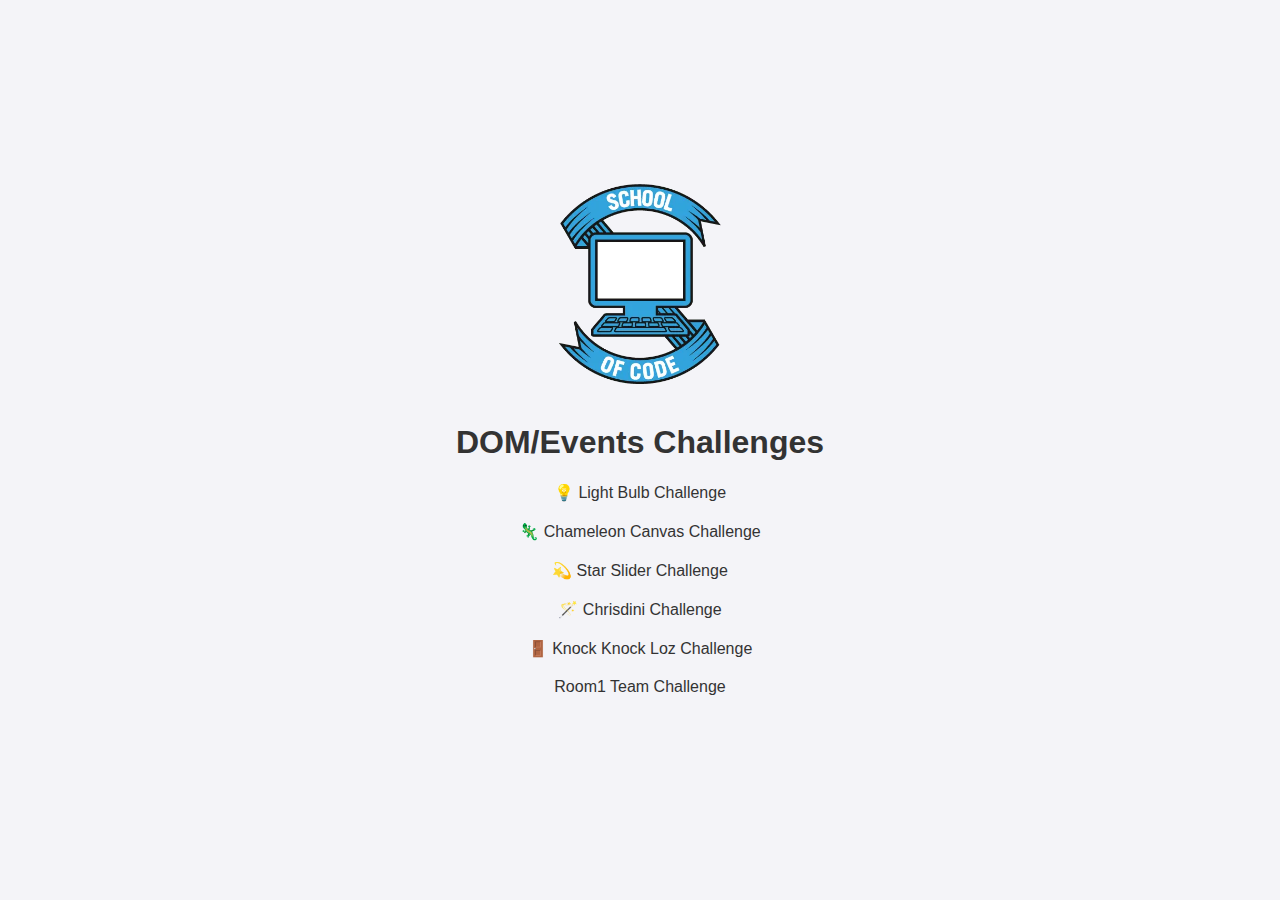
<file: index.html>
<!DOCTYPE html>
<html lang="en">
  <head>
    <meta charset="UTF-8" />
    <meta name="viewport" content="width=device-width, initial-scale=1.0" />
    <title>DOM/Events Challenges</title>
    <link rel="stylesheet" href="styles.css" />
  </head>

  <body>
    <section class="container">
      <img src="soc-logo.png" alt="Logo" class="logo" />
      <h1>DOM/Events Challenges</h1>
      <nav>
        <ul>
          <li>
            <a href="./01-light-bulb-challenge/"
              >&#128161; Light Bulb Challenge</a
            >
          </li>
          <li>
            <a href="./02-chameleon-canvas-challenge/"
              >&#129422; Chameleon Canvas Challenge</a
            >
          </li>
          <li>
            <a href="./03-star-slider-challenge/"
              >&#128171; Star Slider Challenge</a
            >
          </li>
          <li>
            <a href="./04-chrisdini-challenge/"
              >&#129668; Chrisdini Challenge</a
            >
          </li>
          <li>
            <a href="./05-knock-knock-loz-challenge/"
              >&#128682; Knock Knock Loz Challenge</a
            >
          </li>
          <li>
            <a href="./06-Room1-TeamChallenge/"
              > Room1 Team Challenge</a
            >
          </li>
        </ul>
      </nav>
    </section>
  </body>
</html>
</file>
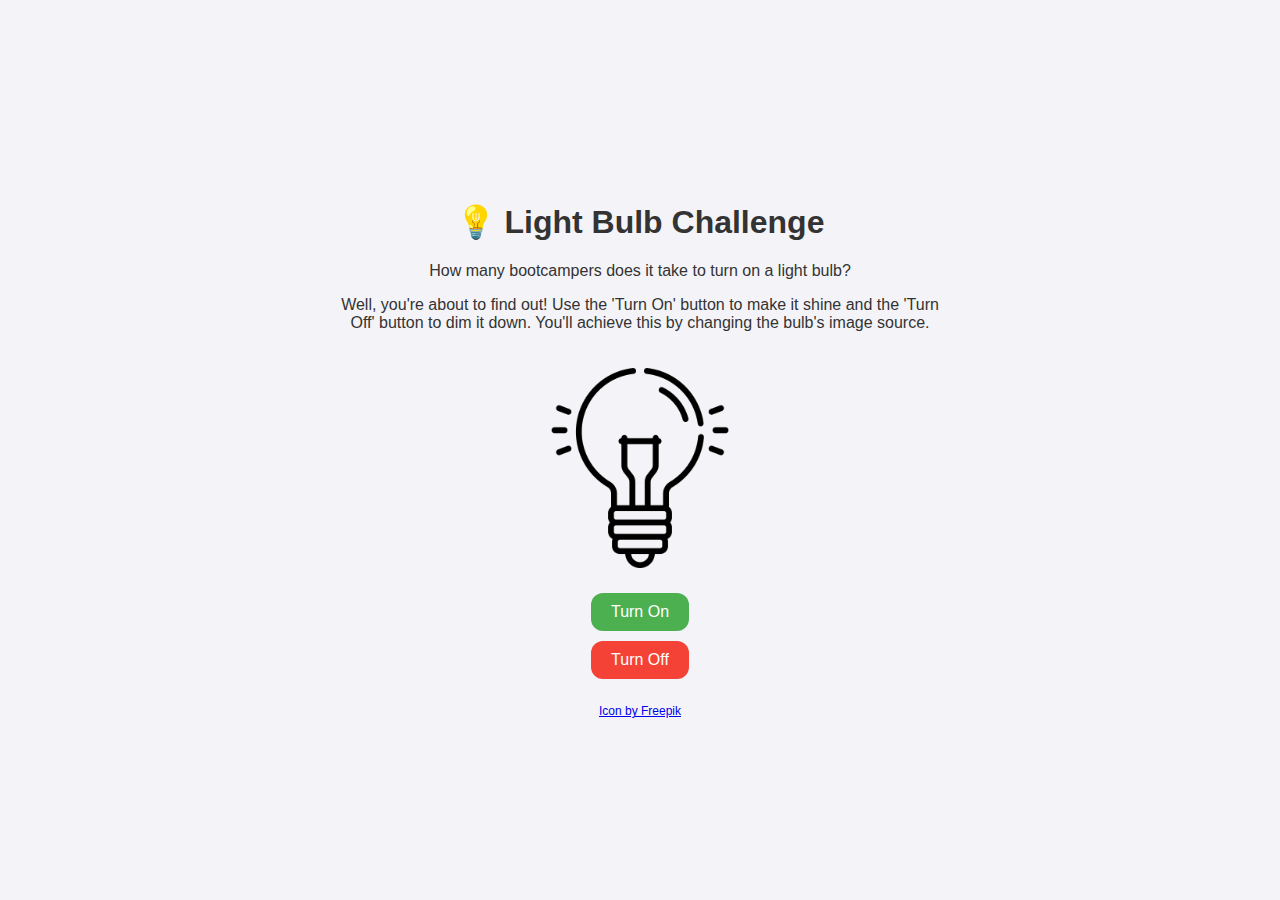
<file: 01-light-bulb-challenge/index.html>
<!DOCTYPE html>
<html lang="en">
  <head>
    <meta charset="UTF-8" />
    <meta name="viewport" content="width=device-width, initial-scale=1.0" />
    <title>Light the Bulb Challenge</title>
    <link rel="stylesheet" href="styles.css" />
  </head>

  <body>
    <section class="container">
      <h1>&#128161; Light Bulb Challenge</h1>
      <p>How many bootcampers does it take to turn on a light bulb?</p>
      <p>
        Well, you're about to find out! Use the 'Turn On' button to make it
        shine and the 'Turn Off' button to dim it down. You'll achieve this by
        changing the bulb's image source.
      </p>
    </section>
    <img id="lightbulb" src="light-bulb-off.png" width="200" />
    <button id="turnBulbOn">Turn On</button>
    <button id="turnBulbOff">Turn Off</button>

    <footer class="attribution">
      <a href="https://www.freepik.com/icon/light-bulb_2987972"
        >Icon by Freepik</a
      >
    </footer>

    <script src="app.js"></script>
  </body>
</html>
</file>
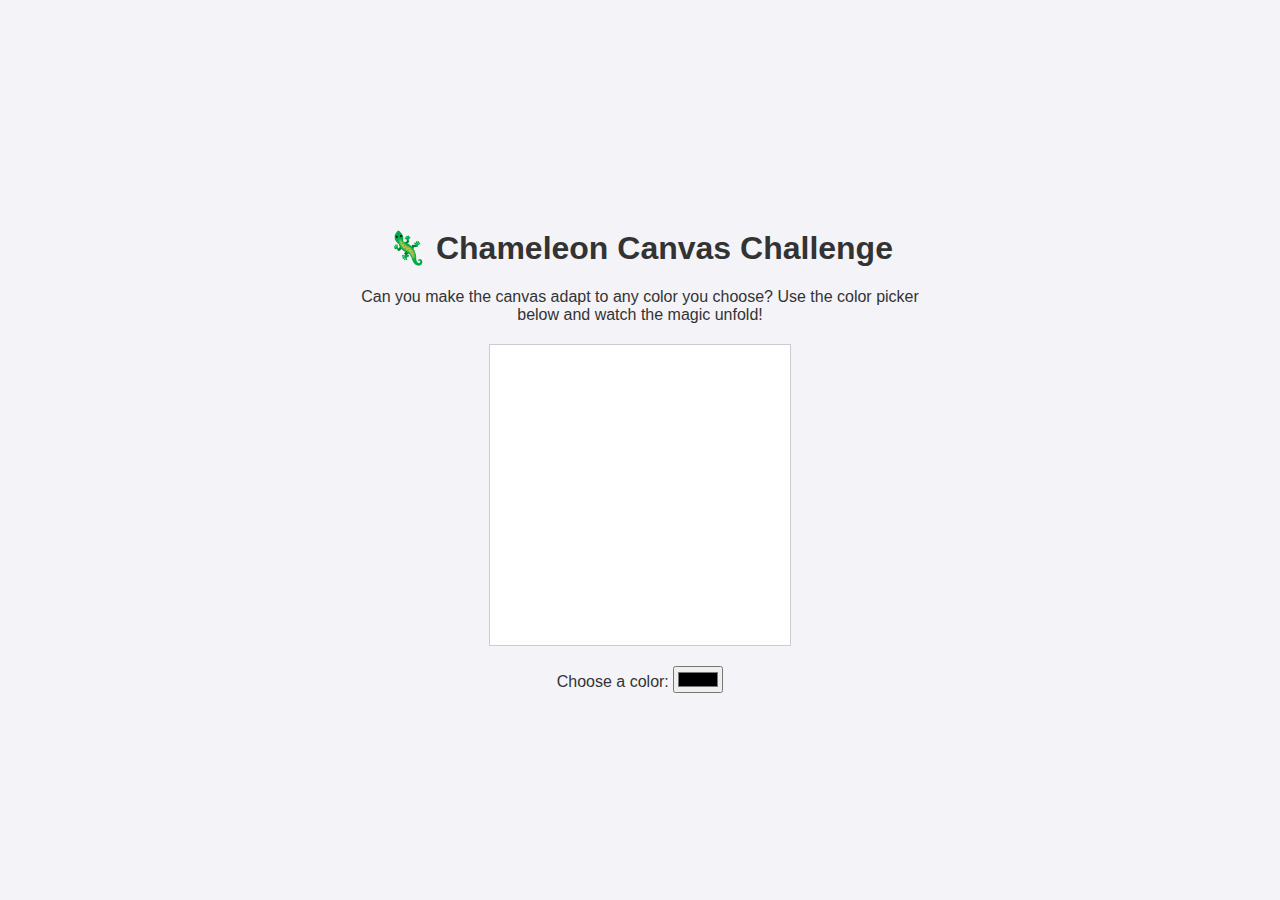
<file: 02-chameleon-canvas-challenge/index.html>
<!DOCTYPE html>
<html lang="en">
  <head>
    <meta charset="UTF-8" />
    <meta name="viewport" content="width=device-width, initial-scale=1.0" />
    <title>Chameleon Canvas Challenge</title>
    <link rel="stylesheet" href="styles.css" />
  </head>

  <body>
    <section class="container">
      <h1>&#129422; Chameleon Canvas Challenge</h1>
      <p>
        Can you make the canvas adapt to any color you choose? Use the color
        picker below and watch the magic unfold!
      </p>

      <div class="canvas" id="canvas"></div>
      <label for="colorPicker">Choose a color:</label>
      <input type="color" id="colorPicker" />
    </section>

    <script src="app.js"></script>
  </body>
</html>
</file>
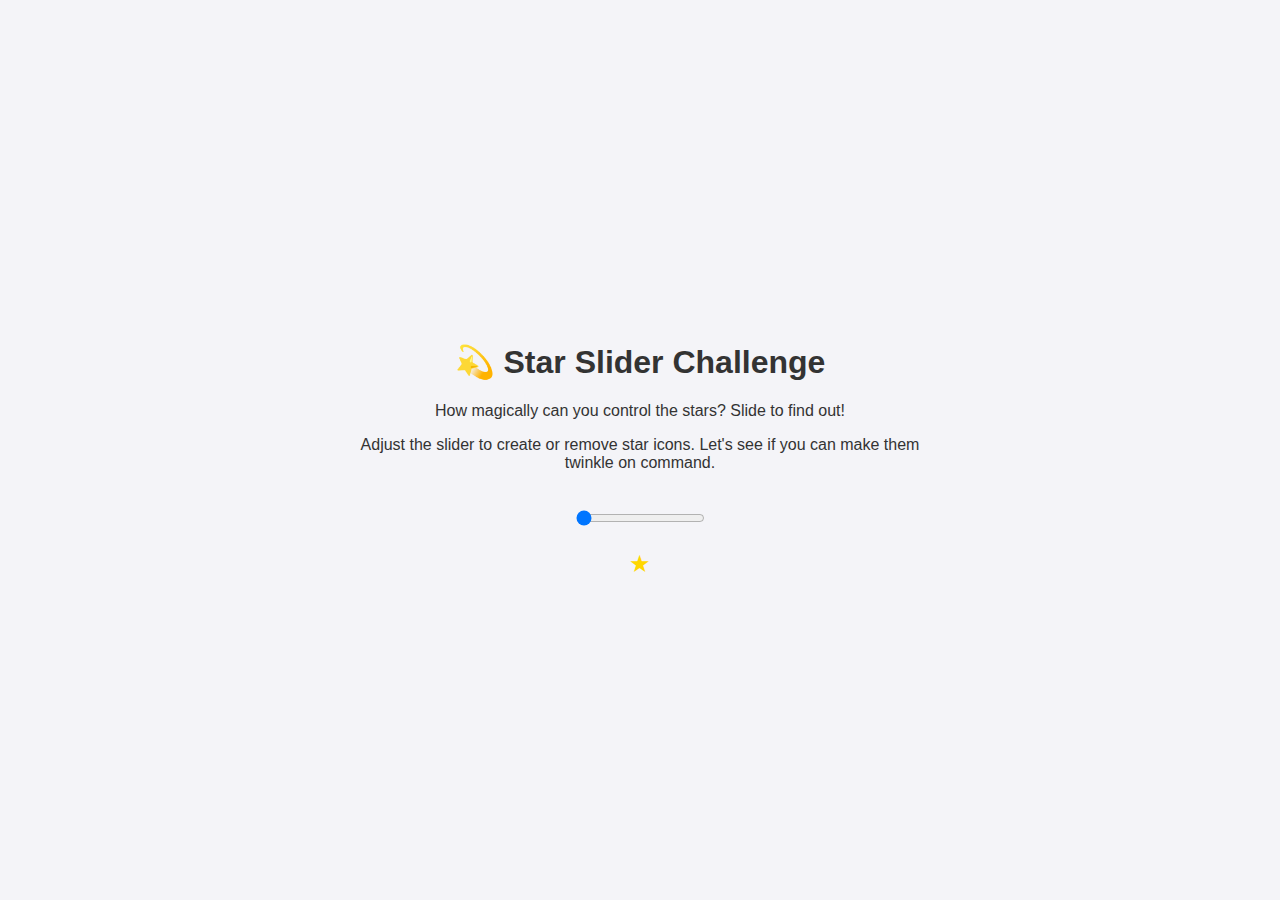
<file: 03-star-slider-challenge/index.html>
<!DOCTYPE html>
<html lang="en">
  <head>
    <meta charset="UTF-8" />
    <meta name="viewport" content="width=device-width, initial-scale=1.0" />
    <title>Star Slider Challenge</title>
    <link rel="stylesheet" href="styles.css" />
  </head>
  <body>
    <section class="container">
      <h1>&#128171; Star Slider Challenge</h1>
      <p>How magically can you control the stars? Slide to find out!</p>
      <p>
        Adjust the slider to create or remove star icons. Let's see if you can
        make them twinkle on command.
      </p>
    </section>
    <div class="slider-container">
      <input type="range" min="1" max="5" value="1" id="starSlider" />
      <div id="stars">
        <span class="star-icon">★</span>
      </div>
    </div>
    <script src="app.js"></script>
  </body>
</html>
</file>
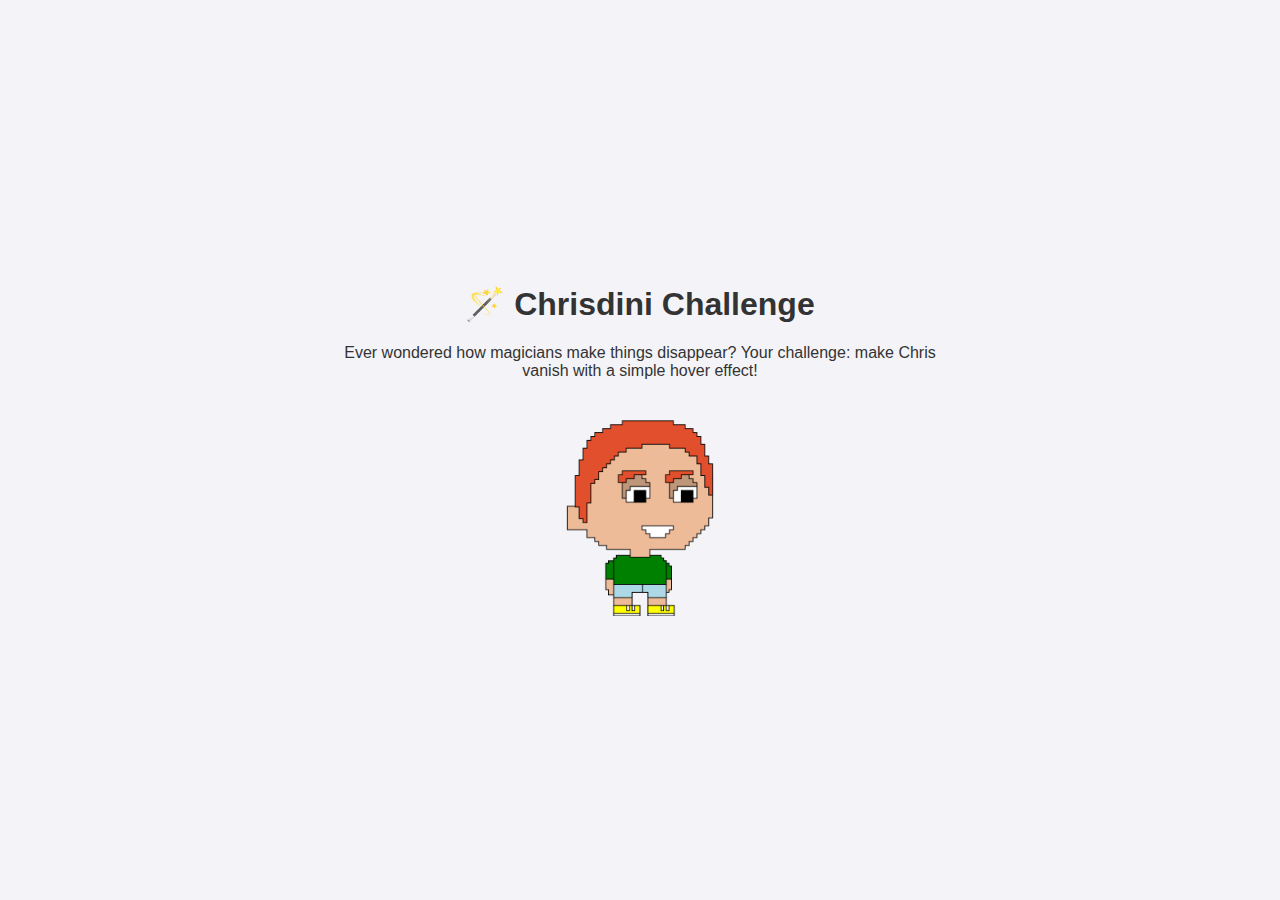
<file: 04-chrisdini-challenge/index.html>
<!DOCTYPE html>
<html lang="en">
  <head>
    <meta charset="UTF-8" />
    <meta name="viewport" content="width=device-width, initial-scale=1.0" />
    <title>Chrisdini Challenge</title>
    <link rel="stylesheet" href="styles.css" />
  </head>
  <body>
    <section class="container">
      <h1>&#129668; Chrisdini Challenge</h1>
      <p>
        Ever wondered how magicians make things disappear? Your challenge: make
        Chris vanish with a simple hover effect!
      </p>
    </section>
    <img id="chrisImage" src="chris.png" />
    <script src="app.js"></script>
  </body>
</html>
</file>
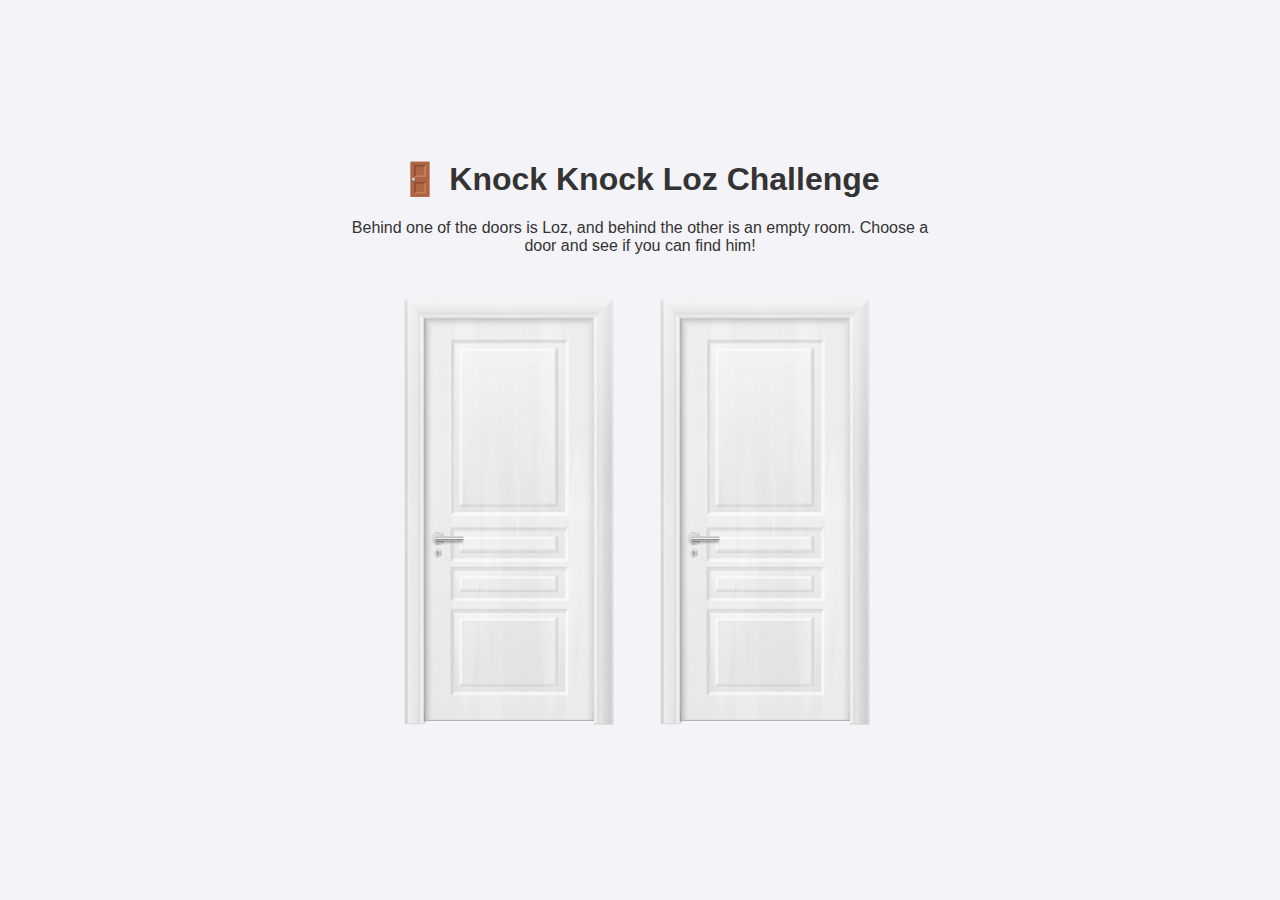
<file: 05-knock-knock-loz-challenge/index.html>
<!DOCTYPE html>
<html lang="en">
  <head>
    <meta charset="UTF-8" />
    <meta name="viewport" content="width=device-width, initial-scale=1.0" />
    <title>Knock Knock Loz Challenge</title>
    <link rel="stylesheet" href="styles.css" />
  </head>
  <body>
    <section class="container">
      <h1>&#128682; Knock Knock Loz Challenge</h1>
      <p>
        Behind one of the doors is Loz, and behind the other is an empty room.
        Choose a door and see if you can find him!
      </p>
    </section>
    <div class="doors">
      <img class="door" src="door-closed.png" />
      <img class="door" src="door-closed.png" />
    </div>
    <footer class="attribution">
      
    </footer>

    <script src="app.js"></script>
  </body>
</html>
</file>
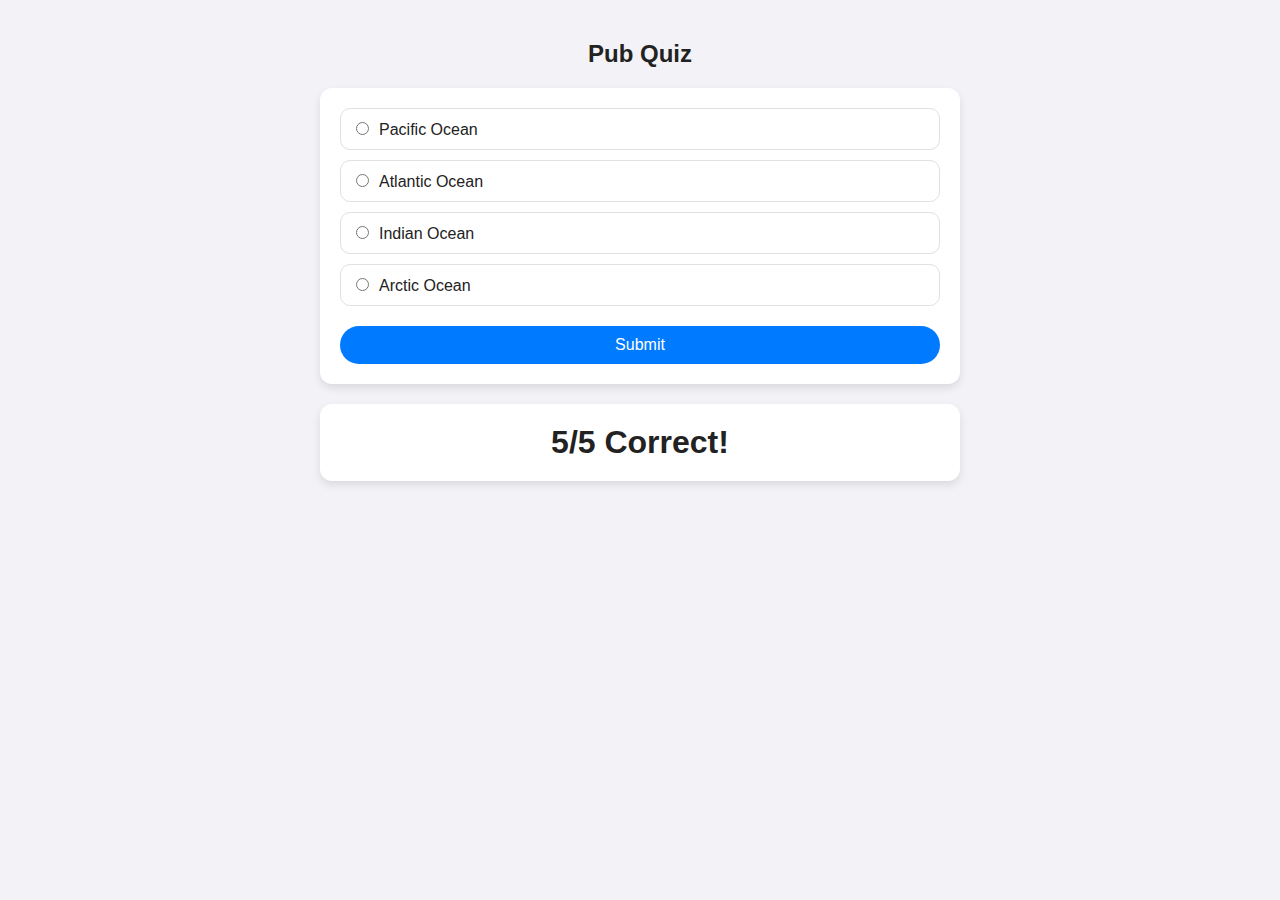
<file: 06-Room1-TeamChallenge/index.html>
<!DOCTYPE html>
<html lang="en">
<head>
    <meta charset="UTF-8">
    <meta name="viewport" content="width=device-width, initial-scale=1.0">
    <title>Interactive Quiz Challenge</title>
    <link rel="stylesheet" href="style.css">
    <script type="module" src="app.js" defer></script>
</head>
<body>
    <h2>Pub Quiz</h2>
    <form id="quizForm" class="quiz__container">
        <div class="question__container">
        </div>
        <button>Submit</button>
    </form>
    <div id="result">5/5 Correct!</div>
</body>
</html>
</file>
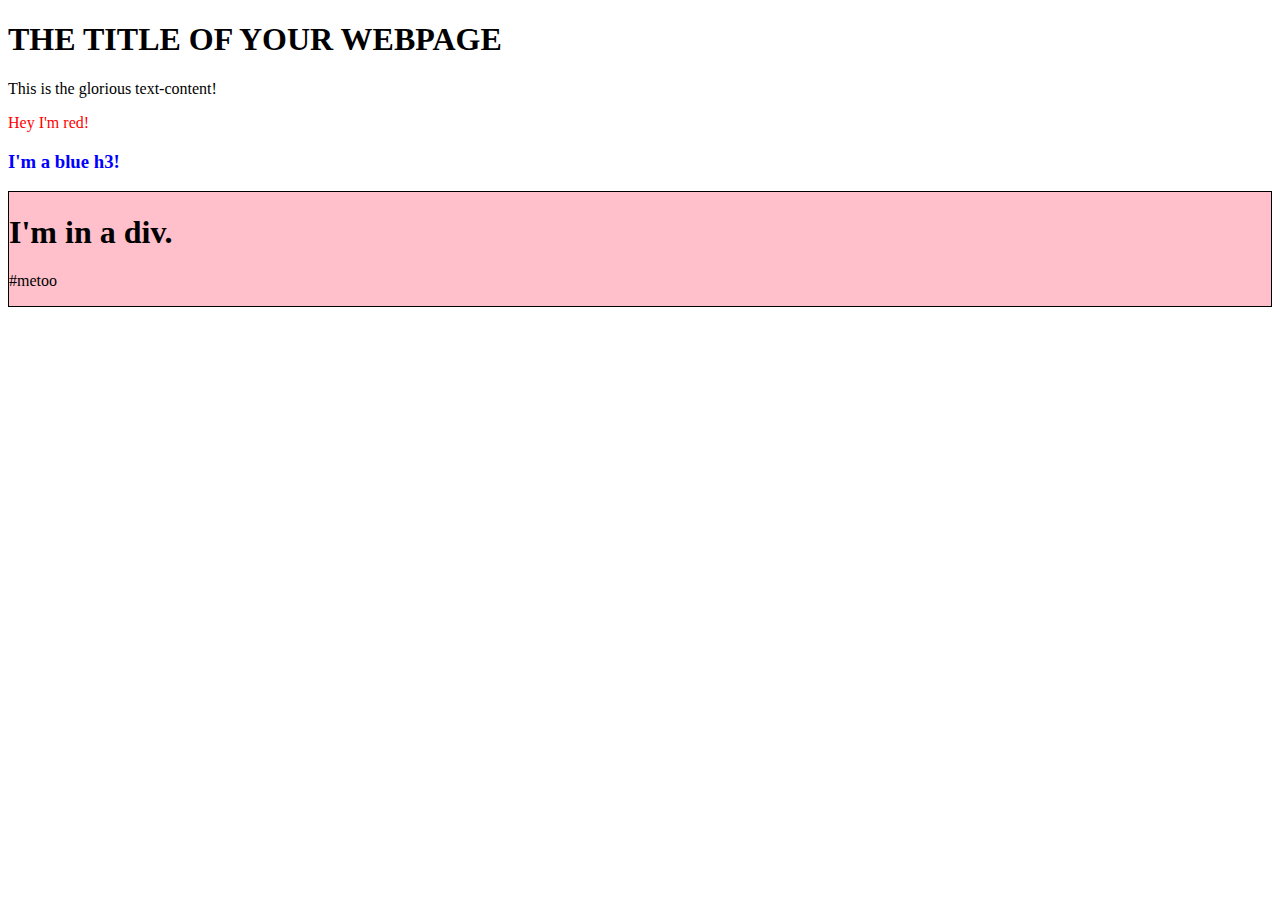
<file: new.html>
<!DOCTYPE html>
<html lang="en">
  <head>
    <meta charset="UTF-8" />
    <meta name="viewport" content="width=device-width, initial-scale=1.0" />
    <title>Document</title>
    <script src="main.js" defer></script>
  </head>
  <body>
    <h1>THE TITLE OF YOUR WEBPAGE</h1>
    <div id="container">
      <div class="content">This is the glorious text-content!</div>
    </div>
  </body>
</html>
</file>
<file: styles.css>
body {
  font-family: "Arial", sans-serif;
  background-color: #f4f4f8;
  display: flex;
  flex-direction: column;
  align-items: center;
  justify-content: center;
  height: 100vh;
  margin: 0;
  color: #333;
}

nav ul {
  list-style-type: none;
  padding: 0;
  text-align: center;
}

nav ul li {
  margin: 20px 0;
}

nav ul li a {
  text-decoration: none;
  color: #333;
  padding: 5px;
  border-bottom: 2px solid transparent;
  transition: border-bottom 0.3s, color 0.3s;
}

nav ul li a:hover {
  border-bottom: 2px solid #333;
  color: #666;
}

h1 {
  margin-top: 0;
  text-align: center;
}

.container {
  max-width: 600px;
  margin: 0 auto;
  text-align: center;
}

.logo {
  display: block;
  max-width: 200px;
  margin: 0 auto 40px;
}
</file>
<file: 01-light-bulb-challenge/styles.css>
body {
  font-family: "Arial", sans-serif;
  background-color: #f4f4f8;
  display: flex;
  flex-direction: column;
  align-items: center;
  justify-content: center;
  height: 100vh;
  margin: 0;
  color: #333;
}

#lightbulb {
  display: block;
  margin: 20px 0;
  border-radius: 15px;
}

button {
  background-color: #4caf50;
  border: none;
  color: white;
  padding: 10px 20px;
  text-align: center;
  text-decoration: none;
  display: inline-block;
  font-size: 16px;
  margin: 5px 20px;
  cursor: pointer;
  border-radius: 12px;
  transition: background-color 0.3s ease;
}

button:hover {
  transform: translateY(-3px);
}

button:active {
  transform: translateY(1px);
}

#turnBulbOn {
  background-color: #4caf50;
}

#turnBulbOff {
  background-color: #f44336;
}

.attribution {
  margin-top: 20px;
  font-size: 12px;
}

.container {
  max-width: 600px;
  margin: 0 auto;
  text-align: center;
}
</file>
<file: 02-chameleon-canvas-challenge/styles.css>
body {
  font-family: "Arial", sans-serif;
  background-color: #f4f4f8;
  display: flex;
  flex-direction: column;
  align-items: center;
  justify-content: center;
  height: 100vh;
  margin: 0;
  color: #333;
}

.container {
  max-width: 600px;
  margin: 0 auto;
  text-align: center;
}

.canvas {
  display: block;
  width: 300px;
  height: 300px;
  margin: 20px auto;
  background-color: white;
  border: 1px solid #ccc;
}
</file>
<file: 03-star-slider-challenge/styles.css>
body {
  font-family: "Arial", sans-serif;
  background-color: #f4f4f8;
  display: flex;
  flex-direction: column;
  align-items: center;
  justify-content: center;
  height: 100vh;
  margin: 0;
  color: #333;
}

.container {
  max-width: 600px;
  margin: 0 auto;
  text-align: center;
}

.slider-container {
  margin-top: 20px;
  text-align: center;
}

#stars {
  margin-top: 20px;
  display: flex;
  justify-content: center;
  align-items: center;
}

.star-icon {
  font-size: 24px;
  color: gold;
  margin: 0 5px;
  transition: transform 0.3s ease, opacity 0.3s ease;
}

/* Optional effects when hovering over a star */
.star-icon:hover {
  transform: scale(1.1); /* Slightly enlarge the star */
  opacity: 0.8; /* Slightly fade the star */
}
</file>
<file: 04-chrisdini-challenge/styles.css>
body {
  font-family: "Arial", sans-serif;
  background-color: #f4f4f8;
  display: flex;
  flex-direction: column;
  align-items: center;
  justify-content: center;
  height: 100vh;
  margin: 0;
  color: #333;
}

#chrisImage {
  display: block;
  margin: 20px 0;
  width: 200px;
  transition: opacity 0.4s ease;
}

.container {
  max-width: 600px;
  margin: 0 auto;
  text-align: center;
}

.vanish {
  opacity: 0;
}
</file>
<file: 05-knock-knock-loz-challenge/styles.css>
body {
  font-family: "Arial", sans-serif;
  background-color: #f4f4f8;
  display: flex;
  flex-direction: column;
  align-items: center;
  justify-content: center;
  height: 100vh;
  margin: 0;
  color: #333;
}

.container {
  max-width: 600px;
  margin: 0 auto;
  text-align: center;
  margin-bottom: 20px;
}

.doors {
  display: flex;
  gap: 20px;
}

.door {
  height: 50vmin;
  width: auto;
  cursor: pointer;
  transition: transform 0.2s ease;
}

.door:hover {
  transform: scale(1.05);
}

.attribution {
  margin-top: 20px;
  font-size: 12px;
}
</file>
<file: 06-Room1-TeamChallenge/style.css>
body {
  font-family: -apple-system, BlinkMacSystemFont, "Segoe UI", Roboto,
    "Helvetica Neue", Arial, sans-serif;
  background-color: #f2f2f7;
  color: #222;
  padding: 20px;
  margin: 0;
}

h2 {
  font-size: 24px;
  text-align: center;
  color: #222;
}

.quiz__container {
  background-color: #fff;
  border-radius: 12px;
  box-shadow: 0 4px 8px rgba(0, 0, 0, 0.1);
  padding: 20px;
  margin: 20px auto;
  max-width: 600px;
}

.question__container {
  margin-bottom: 20px;
}

.question__title {
  font-weight: 500;
  margin-bottom: 15px;
}

.question__options {
  list-style-type: none;
  padding: 0;
  margin: 0;
}

.question__options li {
  border: 1px solid #e0e0e5;
  border-radius: 10px;
  margin-bottom: 10px;
  padding: 10px;
  transition: background-color 0.3s ease;
}

.question__options li:hover {
  background-color: #f7f7fa;
}

input[type="radio"] {
  margin-right: 10px;
}

button {
  background-color: #007aff;
  color: #fff;
  border: none;
  border-radius: 20px;
  padding: 10px 20px;
  font-size: 16px;
  cursor: pointer;
  display: block;
  width: 100%;
  box-sizing: border-box;
}

button:hover {
  background-color: #005ecb;
}

#result {
  background-color: #fff;
  border-radius: 12px;
  box-shadow: 0 4px 8px rgba(0, 0, 0, 0.1);
  padding: 20px;
  margin: 20px auto;
  max-width: 600px;
  text-align: center;

  font-size: 2rem;
  font-weight: 600;
}

label {
  cursor: pointer;
}

input[type="radio"]:checked + label {
  font-weight: bold;
}
</file>
